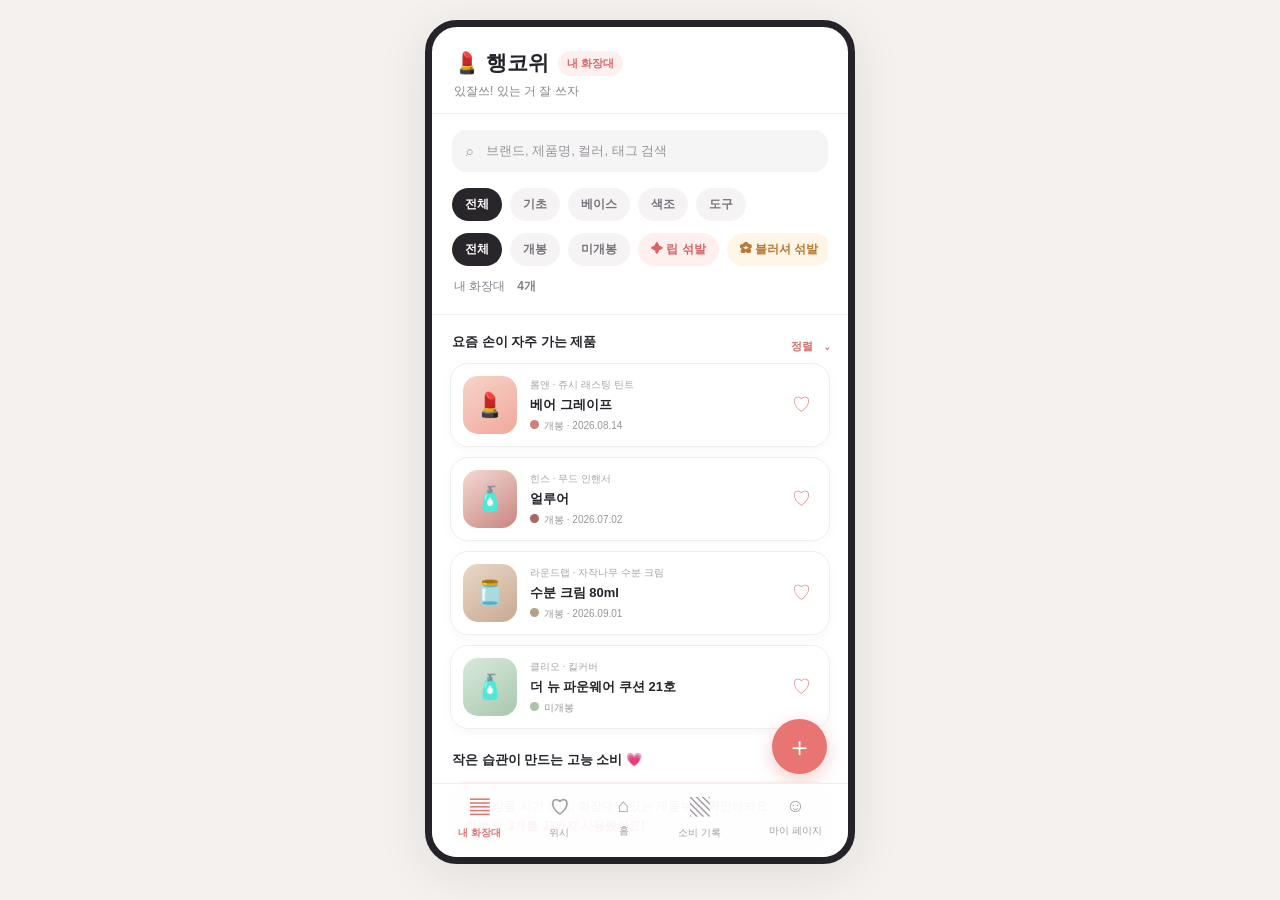
<file: preview.html>
<!doctype html>
<html lang="ko"><head><meta charset="utf-8"><meta name="viewport" content="width=device-width,initial-scale=1"><title>행코위 미리보기</title><style>
*{box-sizing:border-box}body{margin:0;background:#f4f1ef;color:#252329;font-family:-apple-system,BlinkMacSystemFont,"Segoe UI",sans-serif;display:flex;justify-content:center;min-height:100vh}.app{width:min(100%,430px);height:100dvh;background:#fff;display:flex;flex-direction:column;position:relative;overflow:hidden;box-shadow:0 10px 50px #34251918}.top{padding:22px 22px 13px;border-bottom:1px solid #f1eef0}.brand{font-size:21px;font-weight:800;display:flex;align-items:center;gap:9px}.badge{font-size:11px;color:#d86465;background:#fff0ef;padding:5px 9px;border-radius:20px}.sub{font-size:12px;color:#88838b;margin:6px 0 0}.search{margin:16px 20px 11px;background:#f6f5f6;border-radius:14px;padding:12px 14px;color:#99949b;font-size:13px}.filters{padding:0 20px 13px;border-bottom:1px solid #f2eff0}.row{display:flex;gap:8px;overflow:auto;scrollbar-width:none;margin:5px 0 12px}.chip{border:0;border-radius:20px;padding:8px 13px;background:#f5f3f4;color:#78747b;font-weight:700;font-size:12px;white-space:nowrap}.chip.active{background:#28252b;color:white}.chip.pink{background:#fff0ed;color:#d86465}.count{font-size:12px;color:#858089;margin:6px 2px}.list{overflow:auto;padding:14px 18px 90px;flex:1}.section{font-size:13px;font-weight:800;margin:4px 2px 12px}.card{display:flex;align-items:center;gap:13px;padding:12px;margin-bottom:10px;border:1px solid #f0edef;border-radius:18px;box-shadow:0 3px 12px #20182008}.swatch{width:54px;height:58px;border-radius:15px;display:grid;place-items:center;font-size:24px}.s1{background:linear-gradient(145deg,#f7d4ca,#f1a89b)}.s2{background:linear-gradient(145deg,#f4d9d5,#c8867f)}.s3{background:linear-gradient(145deg,#e9d8c8,#c9a991)}.s4{background:linear-gradient(145deg,#dae9dc,#a7c8ae)}.info{min-width:0;flex:1}.brand2{font-size:10px;color:#aaa3aa;margin-bottom:4px}.name{font-size:13px;font-weight:750;white-space:nowrap;overflow:hidden;text-overflow:ellipsis}.meta{font-size:10px;color:#99939a;margin-top:5px}.dot{width:9px;height:9px;border-radius:50%;display:inline-block;background:#ce8179;margin-right:5px}.heart{border:0;background:none;color:#df9998;font-size:19px}.nav{position:absolute;bottom:0;background:#ffffffed;border-top:1px solid #eee;width:100%;display:flex;justify-content:space-around;padding:10px 2px 16px}.nav button{border:0;background:none;color:#a19ca3;font-size:10px;display:grid;gap:5px;justify-items:center}.nav button b{font-size:19px}.nav .on{color:#df7774;font-weight:800}.add{position:absolute;right:21px;bottom:83px;border:0;border-radius:50%;height:55px;width:55px;background:#e87572;color:white;font-size:27px;box-shadow:0 6px 18px #dc77765c}.toast{position:absolute;bottom:145px;left:50%;transform:translateX(-50%);background:#28252b;color:white;padding:10px 15px;border-radius:20px;font-size:12px;display:none;white-space:nowrap}.titleline{display:flex;justify-content:space-between;align-items:center}.edit{color:#d66f6c;font-size:11px;font-weight:700}
@media(min-width:500px){body{padding:20px 0}.app{height:844px;border-radius:32px;border:7px solid #252329}.nav{border-radius:0 0 26px 26px}}
</style></head><body><div class="app"><header class="top"><div class="brand">💄 행코위 <span class="badge">내 화장대</span></div><p class="sub">있잘쓰! 있는 거 잘 쓰자</p></header><div class="search">⌕　브랜드, 제품명, 컬러, 태그 검색</div><section class="filters"><div class="row" id="cats"><button class="chip active" onclick="pick(this,'전체')">전체</button><button class="chip" onclick="pick(this,'기초')">기초</button><button class="chip" onclick="pick(this,'베이스')">베이스</button><button class="chip" onclick="pick(this,'색조')">색조</button><button class="chip" onclick="pick(this,'도구')">도구</button></div><div class="row"><button class="chip active">전체</button><button class="chip">개봉</button><button class="chip">미개봉</button><button class="chip pink" onclick="toast('립 섞발 추천을 준비했어요 ✨')">✦ 립 섞발</button><button class="chip" style="color:#b87936;background:#fff6e7" onclick="toast('블러셔 섞발 추천을 준비했어요 ✨')">✿ 블러셔 섞발</button></div><div class="count">내 화장대　<strong id="count">4개</strong></div></section><main class="list"><div class="titleline"><div class="section">요즘 손이 자주 가는 제품</div><span class="edit">정렬　⌄</span></div><article class="card" data-cat="색조"><div class="swatch s1">💄</div><div class="info"><div class="brand2">롬앤 · 쥬시 래스팅 틴트</div><div class="name">베어 그레이프</div><div class="meta"><i class="dot"></i>개봉 · 2026.08.14</div></div><button class="heart" onclick="toast('즐겨찾기에 담았어요')">♡</button></article><article class="card" data-cat="색조"><div class="swatch s2">🧴</div><div class="info"><div class="brand2">힌스 · 무드 인핸서</div><div class="name">얼루어</div><div class="meta"><i class="dot" style="background:#a96864"></i>개봉 · 2026.07.02</div></div><button class="heart" onclick="toast('즐겨찾기에 담았어요')">♡</button></article><article class="card" data-cat="기초"><div class="swatch s3">🫙</div><div class="info"><div class="brand2">라운드랩 · 자작나무 수분 크림</div><div class="name">수분 크림 80ml</div><div class="meta"><i class="dot" style="background:#b99f89"></i>개봉 · 2026.09.01</div></div><button class="heart" onclick="toast('즐겨찾기에 담았어요')">♡</button></article><article class="card" data-cat="베이스"><div class="swatch s4">🧴</div><div class="info"><div class="brand2">클리오 · 킬커버</div><div class="name">더 뉴 파운웨어 쿠션 21호</div><div class="meta"><i class="dot" style="background:#afc3a7"></i>미개봉</div></div><button class="heart" onclick="toast('즐겨찾기에 담았어요')">♡</button></article><div class="section" style="margin-top:22px">작은 습관이 만드는 고능 소비 💗</div><div style="padding:15px;border-radius:17px;background:#fff4f1;color:#8c6662;font-size:12px;line-height:1.7">새 화장품 사기 전에, 화장대에 있는 제품부터 확인해봐요.<br><b style="color:#d66f6c">이번 달 3개를 끝까지 사용했어요!</b></div></main><button class="add" onclick="toast('제품 등록 화면을 열 준비가 됐어요 ＋')">＋</button><nav class="nav"><button class="on"><b>▤</b>내 화장대</button><button onclick="toast('위시 화면 미리보기예요')"><b>♡</b>위시</button><button onclick="toast('홈 화면 미리보기예요')"><b>⌂</b>홈</button><button onclick="toast('소비 기록 화면 미리보기예요')"><b>▧</b>소비 기록</button><button onclick="toast('마이 페이지 미리보기예요')"><b>☺</b>마이 페이지</button></nav><div class="toast" id="toast"></div></div><script>function toast(t){let e=document.getElementById('toast');e.textContent=t;e.style.display='block';clearTimeout(window.tt);window.tt=setTimeout(()=>e.style.display='none',1800)}function pick(b,c){document.querySelectorAll('#cats .chip').forEach(x=>x.classList.remove('active'));b.classList.add('active');let n=0;document.querySelectorAll('.card').forEach(x=>{let show=c==='전체'||x.dataset.cat===c;x.style.display=show?'flex':'none';if(show)n++});document.getElementById('count').textContent=n+'개'}</script></body></html>
</file>
